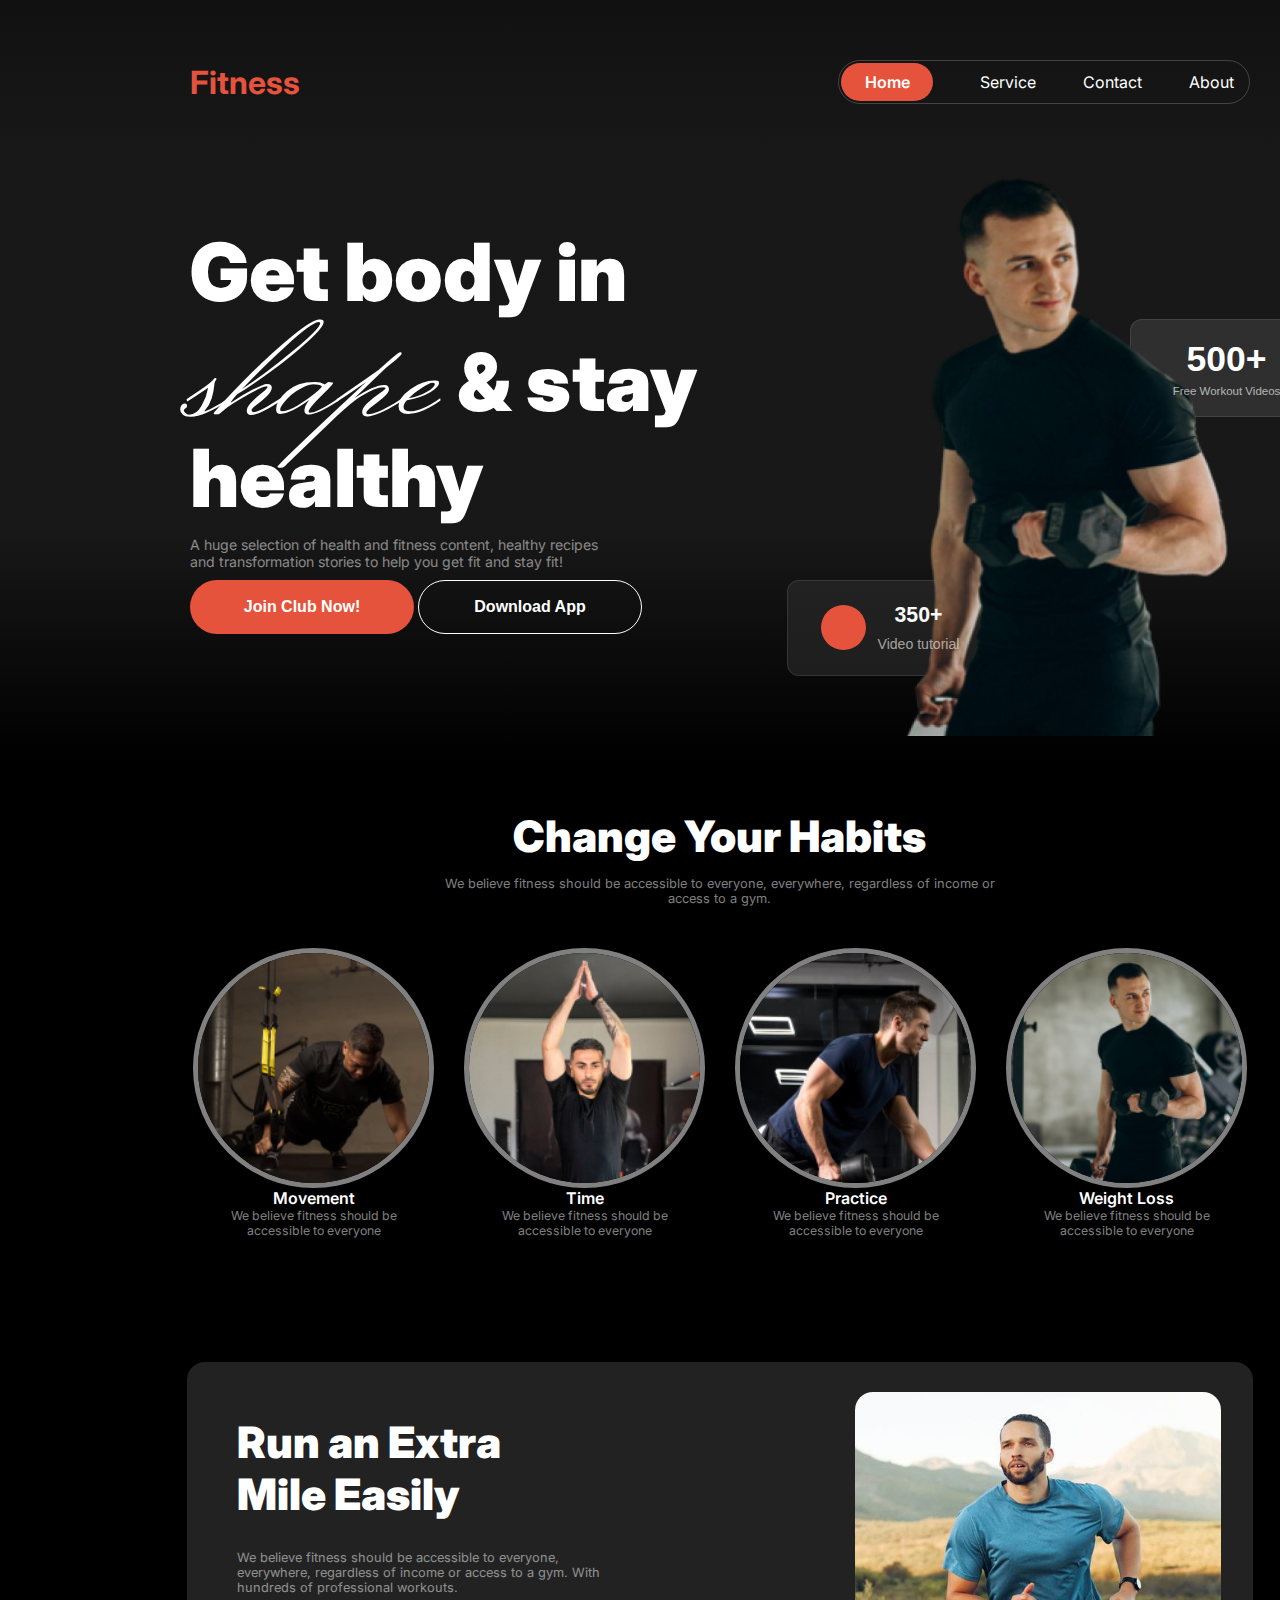
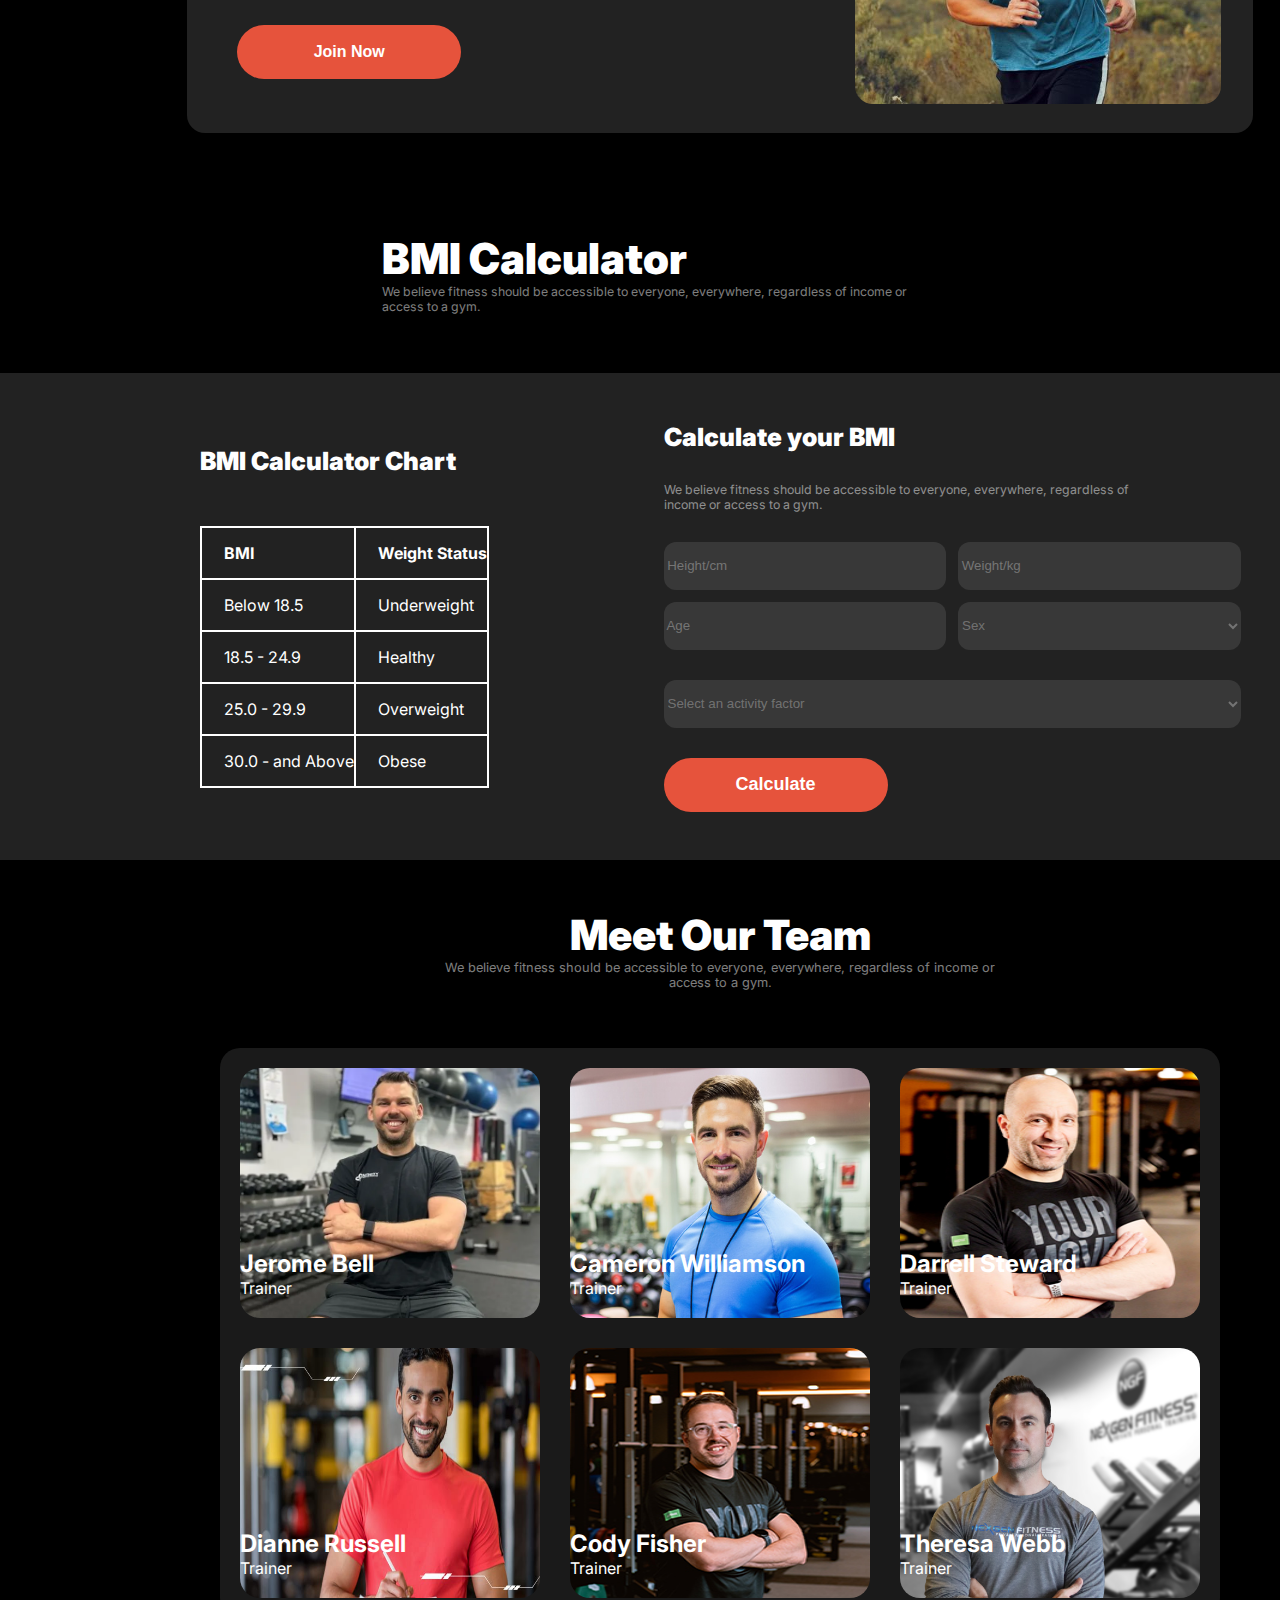
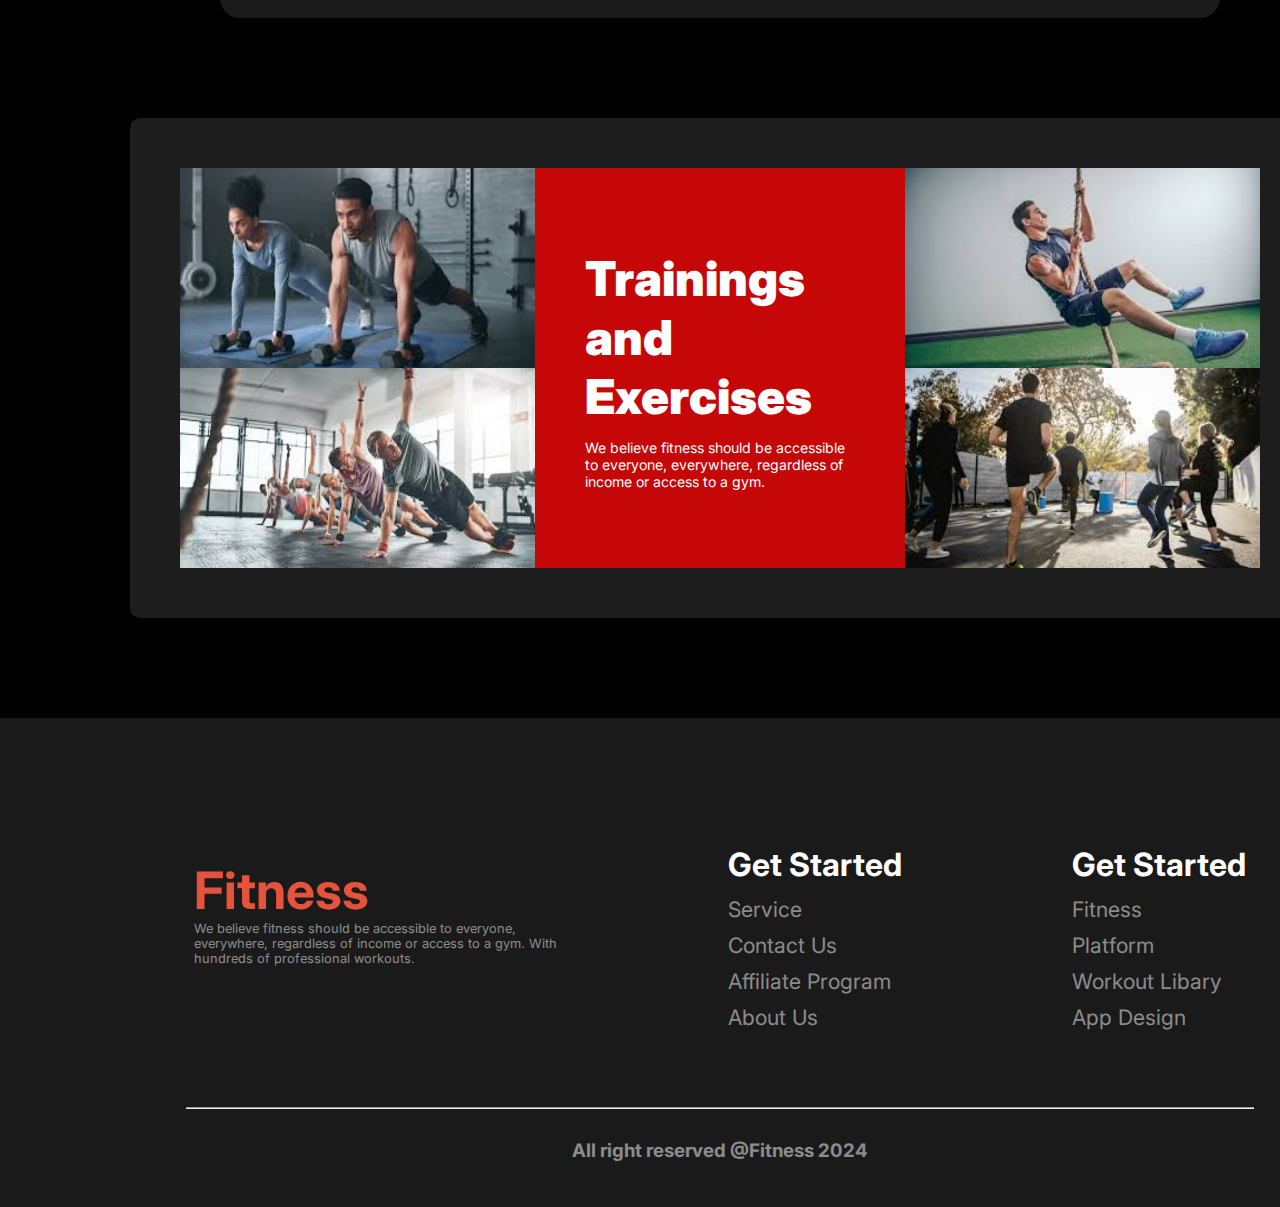
<file: index.html>
<!DOCTYPE html>
<html lang="en">
<head>
    <meta charset="UTF-8">
    <meta name="viewport" content="width=device-width, initial-scale=1.0">
    <title>Responsive Web Assignment</title>
    <link rel="stylesheet" href="styles/style.css">
</head>
<body>
    <header class="header-container">
        <nav class="nav-container">
            <h2 class="nav-header">Fitness</h2>
            <ul class="nav-list">
               <li class="nav-item home"><a href="" class="nav-link">Home</a></li>
               <li class="nav-item"><a href="" class="nav-link">Service</a></li>
               <li class="nav-item"><a href="" class="nav-link">Contact</a></li>
               <li class="nav-item"><a href="" class="nav-link">About</a></li>
            </ul>
            <!-- <img class="nav-img" src="images/images.png" alt=""> -->
            <div class="nav-img">
                <hr class="nav-hr">
                <hr class="nav-hr">
                <hr class="nav-hr">
                <hr class="nav-hr">
            </div>
        </nav>
        <div class="banner-content">
            <div class="banner-container">
                <h2 class="banner-header">Get body in <br> <span id="shape">shape</span> & stay <br> healthy</h2>
                <p class="banner-description">A huge selection of health and <br class="mobile-br"> fitness content, healthy recipes <br> and transformation stories to help <br class="mobile-br"> you get fit and stay fit!</p>
                <div class="banner-btn">
                    <button class="btn-join">Join Club Now!</button>
                    <button class="btn-app">Download App</button>
                </div>
            </div>
            <div class="img-container">
                <img class="header-img" src="images/Images 2.png" alt="">
                <button id="btn-350">
                    <div class="ball">
                        <p class="triangle-ball"></p>
                    </div>
                   <div id="content-350">
                    <span id="header-350">350+</span>
                    <span id="description-350">Video tutorial</span>
                   </div>
                </button>
                <button id="btn-500">
                    <span id="header-500">500+</span>
                    <span id="description-500">Free Workout Videos</span>
                </button>
            </div>

        </div>
    </header>
    <main>
        <section class="habits">
            <div class="habits-text">
                <h2 class="habits-title">Change Your Habits</h2>
                <p class="habits-description">We believe fitness should be accessible to <br class="mobile-br"> everyone, everywhere, regardless of income or <br> access to a gym.</p>
            </div>
            <div class="habits-img-container">
                <div class="habits-img-content">
                    <img class="habits-img" src="images/image 3.png" alt="">
                    <h2 class="habits-img-title">Movement</h2>
                    <p class="habits-img-description">We believe fitness should be <br> accessible to everyone</p>
                </div>
                <div class="habits-img-content">
                    <img class="habits-img" src="images/image 2.png" alt="">
                    <h2 class="habits-img-title">Time</h2>
                    <p class="habits-img-description">We believe fitness should be <br> accessible to everyone</p>
                </div>
                <div class="habits-img-content">
                    <img class="habits-img" src="images/image 4.png" alt="">
                    <h2 class="habits-img-title">Practice</h2>
                    <p class="habits-img-description">We believe fitness should be <br> accessible to everyone</p>
                </div>
                <div class="habits-img-content">
                    <img class="habits-img" src="images/image 5.png" alt="">
                    <h2 class="habits-img-title">Weight Loss</h2>
                    <p class="habits-img-description">We believe fitness should be <br> accessible to everyone</p>
                </div>
            </div>   
        </section>
        <section class="extra">
            <div class="extra-text-container">
                <h2 class="extra-title">Run an Extra <br> Mile Easily</h2>
                <p class="extra-description">We believe fitness should be accessible <br class="mobile-br"> to everyone, everywhere, regardless of <br class="mobile-br"> income or access to a gym. With <br class="mobile-br"> hundreds of professional workouts.</p>
                <button id="btn-join-now">Join Now</button>
            </div>
            <div class="extra-img">
                <img src="images/run.jpg" alt="">
            </div>
        </section>
        <section class="bmi-calculator">
            <h1 class="bmi-title">BMI Calculator</h1>
            <p class="bmi-description">We believe fitness should be accessible to <br class="mobile-br"> everyone, everywhere, regardless of income or <br> access to a gym.</p>
        </section>
        <section class="calculator-container">
            <div class="bmi">
                <h2 class="calculator-title">BMI Calculator Chart</h2>
            <table>
                <thead>
                    <tr>
                        <th>BMI </th>
                        <th>Weight Status</th>
                    </tr>
                </thead>
                <tbody>
                    <tr>
                        <td>Below 18.5</td>
                        <td>Underweight</td>
                    </tr>
                    <tr>
                        <td>18.5 - 24.9</td>
                        <td>Healthy</td>
                    </tr>
                    <tr>
                        <td>25.0 - 29.9</td>
                        <td>Overweight</td>
                    </tr>
                    <tr>
                        <td>30.0 - and Above</td>
                        <td>Obese</td>
                    </tr>
                </tbody>
                <tfoot>

                </tfoot>
            </table>
            </div>
            <div class="calculate-bmi">
                <h2 class="calculate-bmi-title">Calculate your BMI</h2>
                <p class="calculate-bmi-description">We believe fitness should be accessible to everyone, everywhere, regardless of <br> income or access to a gym. </p>
                <div class="bmi-input">
                    <input class="bmi-input-text" type="text" name="" id="" placeholder=" Height/cm">
                    <input class="bmi-input-text" type="text" name="" id="" placeholder=" Weight/kg">
                    <input class="bmi-input-text" type="text" name="" id="" placeholder=" Age">
                    <select class="bmi-input-text" name="" id="">
                        <option value="">Sex</option>
                        <option value=""></option>
                        <option value=""></option>
                    </select>
                </div>
                <select class="calculate-bmi-text" name="" id="">
                    <option value="">Select an activity factor</option>
                    <option value=""></option>
                    <option value=""></option>
                </select>
                <button class="calculate-bmi-button" type="button">Calculate</button>

            </div>

        </section>
        <section class="meet-team">
            <div class="meet-team-container">
                <h2 class="meet-team-title">Meet Our Team</h2>
                <p class="meet-team-description">We believe fitness should be accessible to <br class="mobile-br"> everyone, everywhere, regardless of income or <br> access to a gym.</p>
            </div>
            <div class="meet-team-content">
                <div class="meet-team-img-content">
                    <div class="meet-team-img"><img src="images/trainer1.png" alt=""></div>
                    <div class="meet-team-text">
                        <h2>Jerome Bell</h2>
                        <p>Trainer</p>
                    </div>
                </div>
                <div class="meet-team-img-content">
                    <div class="meet-team-img"><img src="images/trainer2.png" alt=""></div>
                    <div class="meet-team-text">
                        <h2>Cameron Williamson</h2>
                        <p>Trainer</p>
                    </div>
                </div>
                <div class="meet-team-img-content">
                    <div class="meet-team-img"><img src="images/trainer3.png" alt=""></div>
                    <div class="meet-team-text">
                        <h2>Darrell Steward</h2>
                        <p>Trainer</p>
                    </div>
                </div>
                <div class="meet-team-img-content">
                    <div class="meet-team-img"><img src="images/trainer4.png" alt=""></div>
                    <div class="meet-team-text">
                        <h2>Dianne Russell</h2>
                        <p>Trainer</p>
                    </div>
                </div>
                <div class="meet-team-img-content">
                    <div class="meet-team-img"><img src="images/trainer5.png" alt=""></div>
                    <div class="meet-team-text">
                        <h2>Cody Fisher</h2>
                        <p>Trainer</p>
                    </div>
                </div>
                <div class="meet-team-img-content">
                    <div class="meet-team-img"><img src="images/trainer6.png" alt=""></div>
                    <div class="meet-team-text">
                        <h2>Theresa Webb</h2>
                        <p>Trainer</p>
                    </div>
                </div>
                </div>
            </div>
        </section>
        <section class="challenge-container">
            <div class="challenge-img">
                <img src="images/images (1).jfif" alt="">
                <img src="images/images (7).jfif" alt="">
            </div>
            <div class="challenge-text">
                <h2 class="challenge-title">Trainings and Exercises</h2>
                <p class="challenge-description">We believe fitness should be accessible to everyone, everywhere, regardless of income or access to a gym.</p>
            </div>
            <div class="challenge-img1">
                <img src="images/images (6).jfif" alt="">
                <img src="images/images (8).jfif" alt="">
            </div>
        </section>
    </main>
    <footer>
        <div class="footer-content">
            <div class="footer-fitness">
                <h1 class="footer-fitness-title">Fitness</h1>
                <p class="footer-fitness-description">We believe fitness should be accessible to everyone, <br>everywhere, regardless of income or access to a gym. With <br> hundreds of professional workouts.</p>

            </div>
            <div class="footer-get">
                <h2 class="footer-get-title">Get Started</h2>
                <ul class="footer-get-list">
                    <li>Service</li>
                    <li>Contact Us</li>
                    <li>Affiliate Program</li>
                    <li>About Us</li>
                </ul>

            </div>
            <div class="footer-get">
                <h2 class="footer-get-title">Get Started</h2>
                <ul class="footer-get-list">
                    <li>Fitness</li>
                    <li>Platform</li>
                    <li>Workout Libary</li>
                    <li>App Design</li>
                </ul>
            </div>
        </div>
        <hr class="hr">
        <div class="footer-reserve">
            <h3>All right reserved @Fitness 2024</h3>
        </div>
    </footer>
</body>
</html>
</file>
<file: styles/style.css>
@import url('https://fonts.googleapis.com/css2?family=Inter:wght@100..900&display=swap');
@import url('https://fonts.googleapis.com/css2?family=Herr+Von+Muellerhoff&family=Monsieur+La+Doulaise&family=Ms+Madi&display=swap');

body{
    font-family: "Inter", sans-serif;
    background-color: black;
    width: 1440px;
    margin: 0;
    padding: 0;
}
*{
    margin: 0;
    padding: 0;
}
.hide{
    display: none;
}
#shape{
    font-family: "Monsieur La Doulaise", cursive;
    font-weight: 400;
    font-size: 10rem;
}

/* Nav style starts here  */
.header-container{
    width: 100%;
    height: 700px;
    display: flex;
    flex-direction: column;
    gap: 50px;
    padding-top: 60px;
    background-image: linear-gradient(rgb(17, 17, 17), rgba(119, 119, 119, 0.2) 20% 70%, rgb(0, 0, 0) 100%);
    margin-bottom: 50px;
}
.nav-container{
    display: flex;
    flex-direction: row;
    justify-content: space-between;
    align-items: center;
    margin: 0 auto;
    margin-left: 190px;
    margin-right: 190px;
    gap: 88px;
}
.nav-list{
    display: flex;
    flex-direction: row;
    list-style: none;
    gap: 47px;
    justify-content: center;
    align-items: center;
    border: 1px solid rgb(255, 255, 255, .2);
    border-radius: 40px;
    padding: 2px;
    padding-right: 15px;
}
.nav-header{
    font-size: 2rem;
    color: rgb(230,83,60);
}
.nav-link{
    color: rgb(255,255,255);
    text-decoration: none;
}
.home{
    font-size: 1rem;
    font-weight: 600;
    width: 92px;
    height: 38px;
    display: flex;
    justify-content: center;
    align-items: center;
    color: rgb(255,255,255);
    border-radius: 46px;
    background-color: rgb(230,83,60);
}
/* Nav style ends here  */
/* Banner styles starts here  */
.banner-content{
    display: flex;
    flex-direction: row;
    justify-content: space-between;
    align-items: center;
    gap: 88px;
    margin: 0 auto;
    margin-left: 190px;
    margin-right: 190px;
}
.banner-container{
    width: 600px;
    height: 440px;
    display: flex;
    flex-direction: column;
    justify-content: flex-start;
    align-items: flex-start;
    text-align:left;
    gap: 10px;
}
.banner-header{
    font-size: 5rem;
    font-weight: 900;
    line-height: 120%;
    letter-spacing: 0%;
    color: rgb(255,255,255);
    padding: 0;
    gap: 0;
    margin: 0;
}
.banner-description{
    font-size: 0.88rem;
    font-weight: 400;
    color: rgb(255,255,255,0.5);
}
.btn-join{
    width: 224px;
    height: 54px;
    background-color: rgb(230,83,60);
    border-radius: 42px;
    border: none;
    font-size: 1rem;
    font-weight: 600;
    color: rgb(255,255,255);
}
.btn-app{
    width: 224px;
    height: 54px;
    box-sizing: border-box;
    border-radius: 42px;
    border: 1px solid rgb(255,255,255);
    font-size: 1rem;
    font-weight: 600;
    color: rgb(255,255,255);
    background: none;
}
.img-container{
    width: 350px;
    height: 580px;
}
.img-container > img{
    width: 100%;
}
#btn-350{
    width: 206px;
    height: 96px;
    display: flex;
    flex-direction: row;
    justify-content:center;
    align-items: center;
    border: 1px solid rgba(255,255,255,0.1);
    border-radius: 12px;
    background: rgba(48,48,48,0.54); 
    gap: 12px;
    padding: 20px 23px 20px 23px;
    margin-left: -113px;
    margin-top: -160px;
}
.ball{
    height: 45px;
    width: 40px;
    background-color: rgb(230, 83, 60);
    border-radius: 50px;
    display: flex;
    flex-direction: row;
    justify-content: center;
    align-items: center;
    padding-left: 5px;
}
#content-350{
    display: flex;
    flex-direction: column;
    justify-content: center;
    align-items: center;
    gap: 8px;
}
#header-350{
    font-size: 1.33rem;
    font-weight: 900;
    color: rgb(250,250,249);
    margin-bottom: 0;
}
#description-350{
    font-size: 0.88rem;
    font-weight: 400;
    color: rgba(239, 237, 232, 0.65);
    margin-top: 0;
}
#btn-500{
    width: 193px;
    height: 98px;
    display: flex;
    flex-direction: column;
    justify-content: center;
    align-items: center;
    border: 1px solid rgba(255, 255, 255, 0.1);
    border-radius: 12px;
    background: rgba(255,255,255,0.1);
    gap: 5px;
    margin-top: -357px;
    margin-left: 230px;
}
#header-500{
    font-size: 2.22rem;
    font-weight: 900;
    color: rgb(255,255,255);
    margin-bottom: 0;
}
#description-500{
    font-size: .72rem;
    font-weight: 400;
    color: rgba(255, 255, 255,0.65);
    margin-top: 0;
}
/* Banner styles ends here  */
/* your habits styles starts here  */

.habits{
    width: 72%;
    height: 452px;
    display: flex;
    flex-direction: column;
    justify-content: flex-start;
    align-items: center;
    margin: 0 auto;
    gap: 50px;
}
.habits-text{
    text-align: center;
    gap: 0;
    margin-bottom: 0;
    padding-bottom: 0;
}
.habits-title{
    font-size: 2.7rem;
    font-weight: 900;
    color: rgb(255, 255, 255);
    padding-bottom: 0px;
    margin-bottom: 14px;
}
.habits-description{
    font-size: 0.8rem;
    font-weight: 400;
    color: rgba(255, 255, 255, 0.5);
}
.habits-img-container{
    display: flex;
    flex-direction: row;
    gap: 40px;
    margin-top: 0;
    padding-top: 0; 
}
.habits img{
    width: 100%;
}
.habits-img-content{
    display: flex;
    flex-direction: column;
    justify-content: center;
    align-items: center;
    width: 231px;
    height: 274px;
}
.habits-img{
    border-radius: 50%;
    border: 5px solid rgba(255, 255, 255, 0.5);
}
.habits-img-title{
    font-size: 1rem;
    font-weight: 600;
    color: rgb(255, 255, 255);
    padding-bottom: 0;
    margin-bottom: 0;
}
.habits-img-description{
    font-size: .77rem;
    font-weight: 400;
    text-align: center;
    color: rgba(255, 255, 255, 0.5);
    padding-top: 0;
    margin-top: 0;
}

/* your habits styles ends here  */
/* Run extra mile styles starts here  */
.extra{
    display: flex;
    flex-direction: row;
    justify-content: space-evenly;
    width: 74%;
    height: 371px;
    margin: 100px auto;
    background-color: rgb(34,34,34);
    border-radius: 18px;
    gap: 165px;
}
.extra-text-container{
    display: flex;
    flex-direction: column;
    justify-content: center;
    align-items: flex-start;
    padding: 50px;
    margin-top: 0;
    gap: 30px;
}
.extra-title{
    font-size: 2.7rem;
    font-weight: 900;
    color: rgb(255, 255, 255);
    padding: 0;
    margin: 0;
}
.extra-description{
    font-size: .8rem;
    font-weight: 400;
    color: rgba(255, 255, 255, 0.5);
    gap: 5px;
}
#btn-join-now{
    width: 224px;
    height: 54px;
    background: rgb(230,83,60);
    border-radius: 42px;
    border: none;
    font-size: 1rem;
    font-weight: 600;
    color: rgb(255, 255, 255);
}
.extra-img{
    border-radius: 18px;
    width: 366px;
    height: 312px;
    padding: 30px 32px;
}
.extra img{
    width: 150%;
    width: 366px;
    height: 312px;
    border-radius: 18px;
    object-fit: none;
    object-position: 68% 30%;
}
/* Run extra mile styles ends here  */
/* BMI calculator styles starts here  */
.bmi-calculator{
    width: 47%;
    height: 120px;
    display: flex;
    flex-direction: column;
    align-items: flex-start;
    margin: 60px auto;
    margin-bottom: 20px;
}
.bmi-title{
    font-size: 2.66rem;
    font-weight: 900;
    color: rgb(255, 255, 255);
    padding: 0;
    margin: 0;
}
.bmi{
    display: flex;
    flex-direction: column;
    gap: 50px;
}
.bmi-description{
    font-size: 0.77rem;
    font-weight: 400;
    color: rgba(255, 255, 255, 0.5);
}
.calculator-container{
    display: flex;
    flex-direction: row;
    justify-content:center;
    align-items: center;
    width: 1440px;
    height: 487px;
    background-color: rgb(34, 34, 34);
    gap: 175px;
}
.calculator-title{
    font-size: 1.56rem;
    font-weight: 900;
    color: rgb(255, 255, 255);
}
table{
    border-collapse: collapse;
}
td, th{
    border: 2px solid rgb(255,255,255);
    padding-top: 15px;
    padding-bottom: 15px;
    padding-left: 22px;
    color: rgb(255,255,255);
    text-align: left;
}
.calculate-bmi{
display: flex;
flex-direction: column;
justify-content:space-around;
align-items:self-start;
gap: 30px;

}
.calculate-bmi-title{
    font-size: 1.56rem;
    font-weight: 900;
    color: rgb(255, 255, 255);
    padding: 0;
    margin: 0;
}
.calculate-bmi-description{
    font-size: 0.77rem;
    font-weight: 400;
    color: rgba(255, 255, 255, 0.5);
    padding-top: 0;
    margin: 0;
}
.bmi-input{
    display: grid;
    grid-template-columns: repeat(2, 2fr);
    gap: 12px;
}
.calculate-bmi-text{
    width: 577px;
    height: 48px;
    color: rgba(255, 255, 255, 0.3);
    background-color: rgba(255, 255, 255, 0.1);
    border-radius: 12px;
    border: none;
}
.bmi-input-text{
    width: 282.5px;
    height: 48px;
    color: rgba(255, 255, 255, 0.3);
    background-color: rgba(255, 255, 255, 0.1);
    border-radius: 12px;
    border: none;
}
.calculate-bmi-button{
    width: 224px;
    height: 54px;
    border-radius: 42px;
    border: none;
    background-color: rgb(230, 83, 60);
    font-size: 18px;
    font-weight: 600;
    color: rgb(255, 255, 255);
}
/* BMI calculator styles ends here  */
/* meet team styles starts here  */
.meet-team{
    display: flex;
    flex-direction: column;
    justify-content: center;
    align-items: center;
    gap: 58px;
    margin-top: 50px;
}
.meet-team-container{
   text-align: center;
}
.meet-team-title{
    font-size: 2.6rem;
    font-weight: 900;
    color: rgb(255, 255, 255);
    margin: 0;
    padding: 0;
}
.meet-team-description{
    font-size: 0.8rem;
    font-weight: 400;
    color: rgb(255,255,255,0.5);
    margin: 0;
    padding: 0;
}
.meet-team-content{
    display: grid;
    grid-template-columns: repeat(3, 2fr);
    background-color: rgba(255, 255, 255, 0.1);
    padding: 20px;
    margin: 0;
    border-radius: 20px;
    gap: 30px;
}
.meet-team-img-content{
    position: relative;
    width: 300px;
    height: 250px;
    border-radius: 20px;
}
.meet-team-img{
    width: 300px;
    height: 250px;
    border-radius: 20px;
}
.meet-team-img img{
    width: 100%;
    height: 100%;
    border-radius: 20px;
}
.meet-team-text{
    background: none;
    color: white;
    position: absolute;
    bottom: 20px;
}
/* meet team styles ends here  */
/* challenge section style starts here  */
.challenge-container{
    width: 75%;
    height: 400px;
    margin: 100px auto;
    border-radius: 10px;
    display: flex;
    flex-direction: row;
    justify-content: center;
    align-items: center;
    padding: 50px;
    background-color: rgba(95, 95, 95, 0.3);
    flex: 1;
}
.challenge-img{
    width: 33%;
    height: 100%;
    display: flex;
    flex-direction: column;
    justify-content: center;
}
.challenge-img img{
    width: 100%;
    height: 100%;
}
.challenge-img1{
    width: 33%;
    height: 100%;
    display: flex;
    flex-direction: column;
    justify-content: center;
}
.challenge-img1 img{
    width: 100%;
    height: 100%;
}
.challenge-text{
    width: 25%;
    height: 100%;
    display: flex;
    flex-direction: column;
    justify-content:space-evenly;
    align-items: center;
    gap: 50px;
    background-color: rgba(255, 0, 0, .75);
    margin-top: 50px;
    margin-bottom: 50px;
    padding-left: 50px;
    padding-right: 50px;
}
.challenge-title{
    height: 58px;
    font-size: 3rem;
    font-weight: 900;
    color: rgb(255, 255, 255)
}
.challenge-description{
    height: 48px;
    font-size: 0.88rem;
    font-weight: 400;
    color: rgb(255, 255, 255)
}
/* challenge section style starts here  */
/* Footer section styles starts here  */
footer{
    width: 100%;
    height: 489px;
    display: flex;
    flex-direction: column;
    background-color: rgba(255, 255, 255, 0.1);
    margin-bottom: 0;
    margin-top: 88px;
    padding-bottom: 0;
}
.footer-content{
    display: flex;
    flex-direction: row;
    justify-content: space-between;
    align-items: center;
    width: 73%;
    height: 249px;
    margin: 70px auto;
}
.footer-fitness{
    display: flex;
    flex-direction: column;
    justify-content: center;
    align-items: flex-start;
}
.footer-fitness-title{
    font-size: 3.22rem;
    font-weight: 700;
    color: rgb(230,83,60);
    margin: 0;
    padding: 0;
}
.footer-fitness-description{
    font-size: 0.8rem;
    font-weight: 400;
    color: rgb(255,255,255,0.5);
}
.footer-get{
    display: flex;
    flex-direction: column;
    justify-content: flex-start;
    align-items: flex-start;
    gap: 12px;
}
.footer-get-title{
    font-size: 2rem;
    font-weight: 700;
    color: rgb(255, 255, 255);
    margin: 0;
    padding: 0;
    padding-top: 50px;
}
.footer-get-list{
    font-size: 1.33rem;
    font-weight: 400;
    list-style: none;
    display: flex;
    flex-direction: column;
    justify-content: flex-start;
    align-items: flex-start;
    color: rgb(255,255,255,0.5);
    gap: 10px;
    margin: 0;
    padding: 0;
}
.hr{
    width: 74%;
    margin: 0 auto;
    color: rgb(255,255,255,0.1);
    margin-bottom: 30px;
}
.footer-reserve{
    font-size: 1rem;
    font-weight: 400;
    text-align:center;
    color: rgb(255,255,255,0.5);
    padding-bottom: 0;
    margin: 0;
}
/* Footer section styles ends here  */
/* mobile response section starts here  */
@media screen and (max-width : 576px){
    body{
        width: 576px;
        padding: 0px;
        margin: 0px;
    }
    *{
        margin: 0;
        padding: 0;
    }
    /* Header response starts here  */
    .header-container{
        width: 95%;
        height: 1040px;
        padding: 15px;
        padding-left: 15px;
        gap: 2px;
        background-image: linear-gradient(rgb(17, 17, 17) 20%, rgba(119, 119, 119, 0.2) 30% 80%, rgb(0, 0, 0) 100%);
        margin: 0 auto;
    }
    .nav-container{
        display: flex;
        flex-direction: row;
        justify-content: space-between;
        padding: 0;
        margin: 10px;
    }
    .nav-list{
        display: none;
        gap: 10px;
        justify-content: center;
        align-items: center;
    }
    .nav-img{
        width: 45px;
        height: 35px;
        background-color: rgb(17,17,17);
    }
    .nav-hr{
        padding: 2px;
        border: none;
        border-radius: 10px;
        background-color: rgb(255, 255, 255);
        margin: 7px auto;
    }
    /* .nav-img img{
        width: 100%;
        height: 100%;
    } */
    .banner-content{
        flex-direction: column;
        justify-content: center;
        align-items: center;
        margin: 15px;
        padding: 15px;
        margin-left: 50px;
        gap: 2px;
    }
    .banner-container{
        gap: 15px;
        padding-left: 50px;
    }
    #shape{
        font-size: 8rem;
    }
    .banner-header{
        font-size: 2.8rem;
    }
    .img-container{
        margin-left: 20px;
    }
    .header-img{
        width: 280px;
        height: 520px;
    }
    .header-img > img{
        width: 100%;
        height: 100%;
    }
    .triangle-ball {
        width: 0;
        height: 0;
        border-top: 12px solid transparent;
        border-left: 24px solid rgb(255, 255, 255);
        border-bottom: 12px solid transparent;
    }
    .banner-btn{
        display: flex;
        flex-direction: row;
        width: 60%;
        gap: 5px;
    }
    .btn-join{
        width: 70%;
    }
    .btn-app{
        width: 70%;
    }
    /* Header response ends here  */
    /* Your Habits response starts here  */
    .habits{
        width: 80%;
        height: 1400px;
        margin-bottom: 70px;
        margin: 20px auto;
    }
    .habits-img-container{
        flex-direction: column;
    }
    /* Your Habits response ends here  */
    /* Run extra mile response starts here  */
    .extra{
        display: flex;
        flex-direction: column;
        width: 95%;
        height: 760px;
        margin: 0;
        padding: 0;
        gap: 10px;
        margin: 20px auto;
    }
    .extra-text-container{
        gap: 20px;
    }
    .extra-img{
        border-radius: 18px;
        width: 83%;
        height: 312px;
        margin: 0 auto;
    }
    .extra img{
        width: 100%;
    }
    #btn-join-now{
        width: 76%;
        height: 80px;
        font-size: 1.5rem;
        font-weight: 700;
    }
    /* Run extra mile response ends here  */

    /* BMI calculator response starts here  */
    .bmi-calculator{
        width: 85%;
        height: 130px;
        margin: 20px auto;
    }

    .calculator-container{
        flex-direction: column;
        align-items: start;
        width: 91%;
        height: 750px;
        background-color: rgb(34, 34, 34);
        gap: 30px;
        padding: 25px;
        margin-bottom: 80px;
        margin: 20px auto;
    }
    .calculate-bmi-text{
        width: 520px;
    }
    .bmi-input-text{
        width: 254px;
    }
    /* BMI calculator response ends here  */
    /* meet team response starts here  */
    .meet-team-content{
        grid-template-columns: repeat(1, 1fr);
        gap: 10px;
        margin-bottom: 80px;
    }
    .meet-team{
        margin: 20px auto;
    }
    
    /* meet team response ends here  */
    /* Challenge section response starts here  */
    .challenge-container{
        width: 83%;
        height: 1060px;
        display: flex;
        flex-direction: column;
        justify-content:space-evenly;
        align-items: center;
        padding: 50px;
    }
    .challenge-img{
        width: 95%;
        height: 150px; 
    }
    .challenge-img1{
        width: 95%;
        height: 150px;
    }
    .challenge-text{
        width: 75%;
        height: 300px;
        padding-top: 0;
        padding-bottom: 0;
        background-color: rgba(255, 0, 0, .95);
    }
    .challenge-title{
        font-size: 3rem;
        font-weight: 900;
        gap: 0px;
    }
    /* Challenge section response ends here  */
    /* footer response starts here  */
    footer{
        display: flex;
        flex-direction: column;
        justify-content: space-evenly;
        align-items: center;
        width: 100%;
        height: 650px;
        background-color: rgba(255, 255, 255, 0.1);
        gap: 5px;
        margin: 0 auto;
    }
    .footer-content{
        display: flex;
        flex-direction: column;
        justify-content: center;
        align-items:start;
        margin: 0;
        padding: 0;
        height: 90%;
        gap: 20px;
    }
    .footer-get{
        display: flex;
        flex-direction: column;
        justify-content:center;
        align-items: start;
        padding: 0;
        margin: 0;
    }
    .footer-get-title{
        padding: 0;
        margin: 0;
    }
    .hr{
        /* width: 480px; */
        width: 83%;
    }
    .footer-reserve{
        margin: 0;
        padding: 0;
        height: 10%;
        text-align: center;
    }
    /* footer response ends here  */
}
/* mobile response section ends here  */

/* Tablet response section starts here  */
@media  screen and (min-width: 576px) and (max-width: 992px) {
    .ball-img{
        display: none;
    }
    .nav-img{
        display: none;
    }
}
/* Tablet response section ends here  */

/* Laptop response section starts here  */
@media screen and (min-width : 992px){
    .nav-img{
    display: none;
    }
    .ball-img{
    display: none;
    }
    .mobile-br{
        display: none;
    }
}
/* Laptop response section ends here  */
</file>
